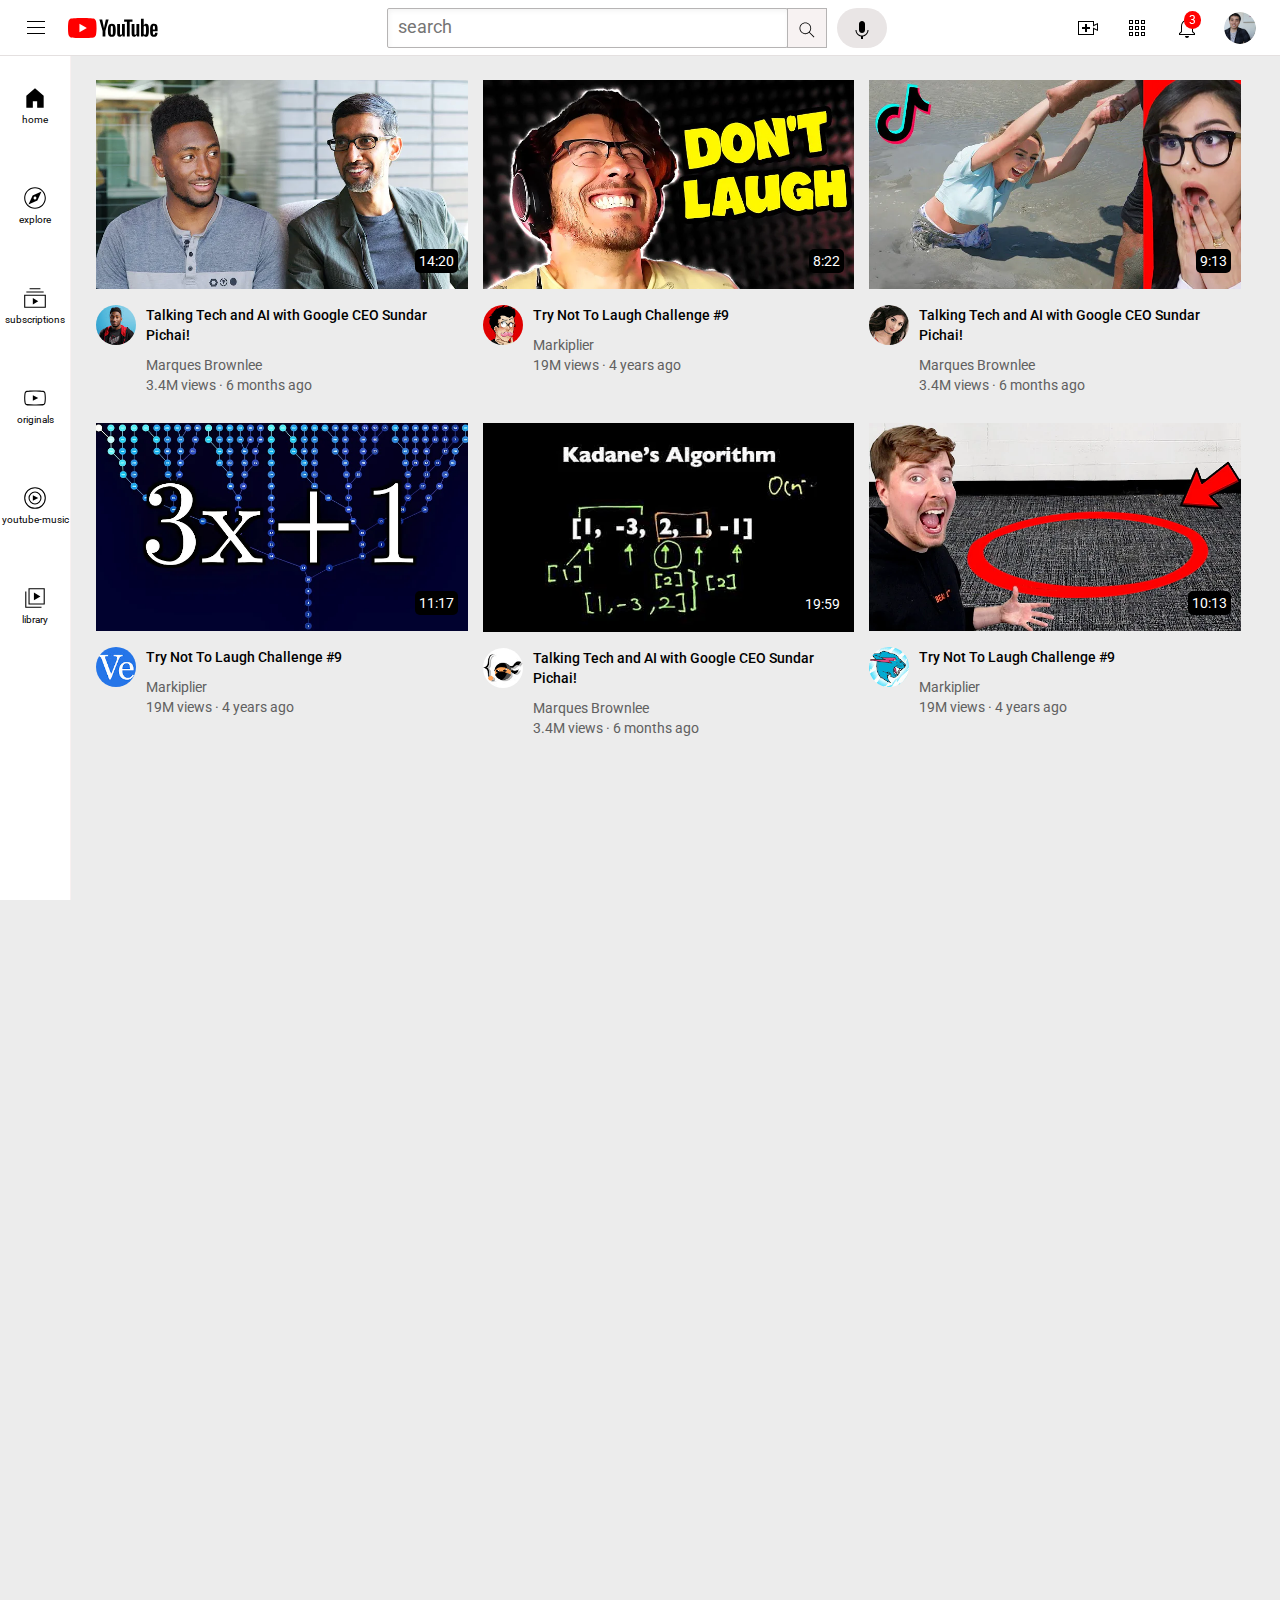
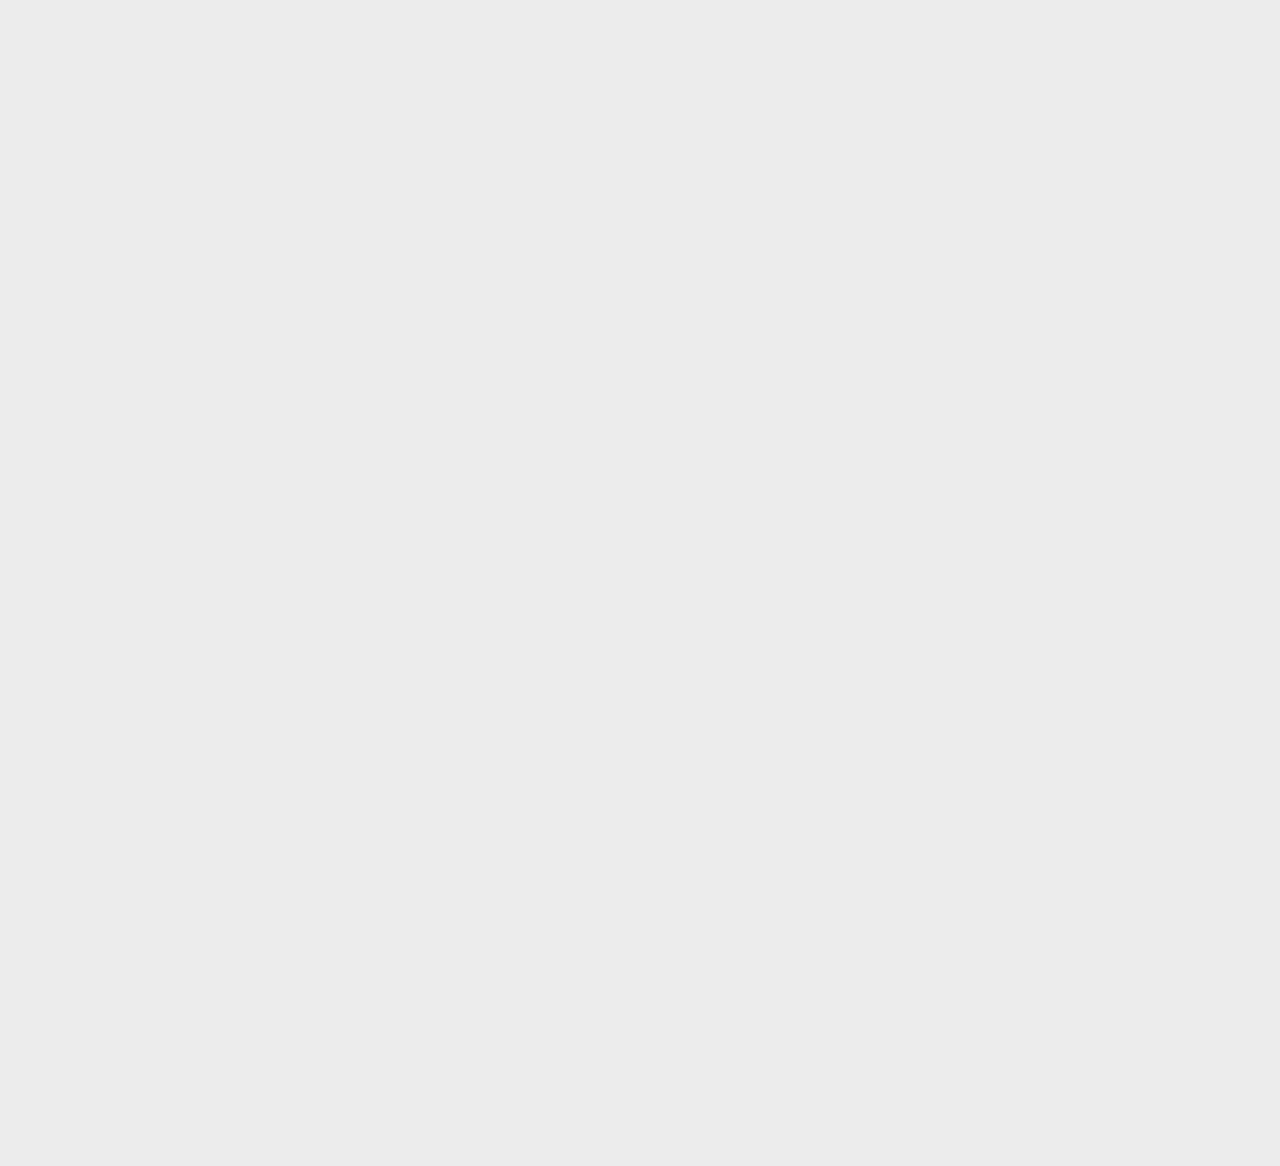
<file: index.html>
<!DOCTYPE html>
<html>
    <head>
        <title>
            new project
        </title>
        <link rel="preconnect" href="https://fonts.googleapis.com">
<link rel="preconnect" href="https://fonts.gstatic.com" crossorigin>
<link href="https://fonts.googleapis.com/css2?family=Roboto:wght@400;500;700&display=swap" rel="stylesheet">
       
    
     <link rel="stylesheet" href="styles/general.css">
     <link rel="stylesheet" href="styles/header.css">
     <link rel="stylesheet" href="styles/video.css"> 
     <link rel="stylesheet" href="styles/sidebar.css">     
   
        <head>
        <body>
            <div class="header">
               
                <div class="left-section"> 
                    <img  class="humburger-menu" src="icons/hamburger-menu.svg">
                    <img class="youtube-logo"  src="icons/youtube-logo.svg">
                </div>
                <div class="middle-section">
                    <input class="search-bar" type="text" placeholder="search">
                    <button class="search-button"> 
                    <img  class="search-icon" src="icons/search.svg">
                    <div class="tooltip"> search </div>
                </button>
                    <button class="voice-search-button"> 
                        <img  class="voice-search-icon"  src="icons/voice-search-icon.svg">
                        <div class="tooltip"> search with your voice </div>
                    </button> 
                </div>
                <div class="right-section"> 
                    <div class="upload-icon-content">  
                    <img class="upload-icon" src="icons/upload.svg">
                    <div class="tooltip"> create</div>
                   </div>
                   <div class="youtube-apps-content">
                    <img class="youtube-apps-icon" src="icons/youtube-apps.svg">
                    <div class="tooltip"> youtube-apps </div>
                </div>
                    <div class="notifications-icon-container">
                        <img   class="notifications-icon" src="icons/notifications.svg">
                        <div class="notifications-count">
                            3
                        </div>
                        <div class="tooltip"> notifications </div>
                    </div>
                    
                    <img class="current-user-pictuer" src="icons/my-channel.jpeg" >
                </div>
            </div>
            <div class="sidebar"> 
                <div class="sidebar-link">
                    <img src="icons/home.svg">
                    <div> home </div>
                </div>
                <div class="sidebar-link">
                    <img src="icons/explore.svg">
                    <div> explore</div>
                </div>
                <div class="sidebar-link">
                    <img src="icons/subscriptions.svg">
                    <div>subscriptions</div>
                </div>
                <div class="sidebar-link">
                    <img src="icons/originals.svg">
                    <div> originals </div>
                </div>
                <div class="sidebar-link">
                    <img src="icons/youtube-music.svg">
                    <div>youtube-music</div>
                </div>
                <div class="sidebar-link">
                    <img src="icons/library.svg">
                    <div>library</div>
                </div>
                
            </div>
           
            <div class="video-grid"> 
                 <div class="video-preview">
                <div class="thumbnail-row">
                    <img  class="thumbnail" src="channal-pictuers/thumbnail-1.webp">
                    <div class="video-time">14:20</div>
                </div>
                <div class="video-info-grid">
                    <div class="channal-pictuer">
                        <img class="profile-pictuer" src="channal-pictuers/channel-1.jpeg">
                        
                    </div>
                    <div class="video-info">
                        <p class="video-title">Talking Tech and AI with Google CEO Sundar Pichai!</p>
                        <p class="video-auther"> Marques Brownlee</p>
                        <p class="video-stats"> 3.4M views &#183; 6 months ago</p>  
                    </div>
                  
                    
                </div>
                
            </div>
    
    
            <div class="video-preview">
                <div class="thumbnail-row">
                    <img  class="thumbnail" src="channal-pictuers/thumbnail-2.webp">
                    <div class="video-time">8:22</div>
                </div>
                <div class="video-info-grid">
                    <div class="channal-pictuer">
                        <img class="profile-pictuer" src="channal-pictuers/channel-2.jpeg">
                       
                    </div>
                    <div class="video-info">
                        <p class="video-title">Try Not To Laugh Challenge #9</p>
                        <p class="video-auther"> Markiplier   </p>
                        <p class="video-stats">19M views &#183;  4 years ago </p>  
                    </div>
                  
                    
                </div>
                
            </div>
    
    
            <div class="video-preview">
                <div class="thumbnail-row">
                    <img  class="thumbnail" src="channal-pictuers/thumbnail-3.webp">
                    <div class="video-time">9:13</div>
                </div>
                <div class="video-info-grid">
                    <div class="channal-pictuer">
                        <img class="profile-pictuer" src="channal-pictuers/channel-3.jpeg">
                      
                    </div>
                    <div class="video-info">
                        <p class="video-title">Talking Tech and AI with Google CEO Sundar Pichai!</p>
                        <p class="video-auther"> Marques Brownlee</p>
                        <p class="video-stats"> 3.4M views &#183; 6 months ago</p>  
                    </div>
                  
                    
                </div>
                
            </div>
    
    
            <div class="video-preview">
                <div class="thumbnail-row">
                    <img  class="thumbnail" src="channal-pictuers/thumbnail-4.webp">
                    <div class="video-time">11:17</div>
                </div>
                <div class="video-info-grid">
                    <div class="channal-pictuer">
                        <img class="profile-pictuer" src="channal-pictuers/channel-4.jpeg">
                        
                    </div>
                    <div class="video-info">
                        <p class="video-title">Try Not To Laugh Challenge #9</p>
                        <p class="video-auther"> Markiplier   </p>
                        <p class="video-stats">19M views &#183;  4 years ago </p>  
                    </div>
                  
                    
                </div>
                
            </div>
    
            <div class="video-preview">
                <div class="thumbnail-row">
                    <img  class="thumbnail" src="channal-pictuers/thumbnail-5.webp" >
                    <div class="video-time">19:59</div>
                </div>
                <div class="video-info-grid">
                    <div class="channal-pictuer">
                        <img class="profile-pictuer" src="channal-pictuers/channel-5.jpeg">
                    </div>
                    <div class="video-info">
                        <p class="video-title">Talking Tech and AI with Google CEO Sundar Pichai!</p>
                        <p class="video-auther"> Marques Brownlee</p>
                        <p class="video-stats"> 3.4M views &#183; 6 months ago</p>  
                    </div>
                  
                    
                </div>
                
            </div>
    
    
            <div class="video-preview">
                <div class="thumbnail-row">
                    <img  class="thumbnail" src="channal-pictuers/thumbnail-6.webp">
                    <div class="video-time">10:13</div>
                </div>
                <div class="video-info-grid">
                    <div class="channal-pictuer">
                        <img class="profile-pictuer" src="channal-pictuers/channel-6.jpeg">
                    </div>
                    <div class="video-info">
                        <p class="video-title">Try Not To Laugh Challenge #9</p>
                        <p class="video-auther"> Markiplier   </p>
                        <p class="video-stats">19M views &#183;  4 years ago </p>  
                    </div>
                  
                    
                </div>
                
            </div></div>
       

        </body>

    
</html>
</file>
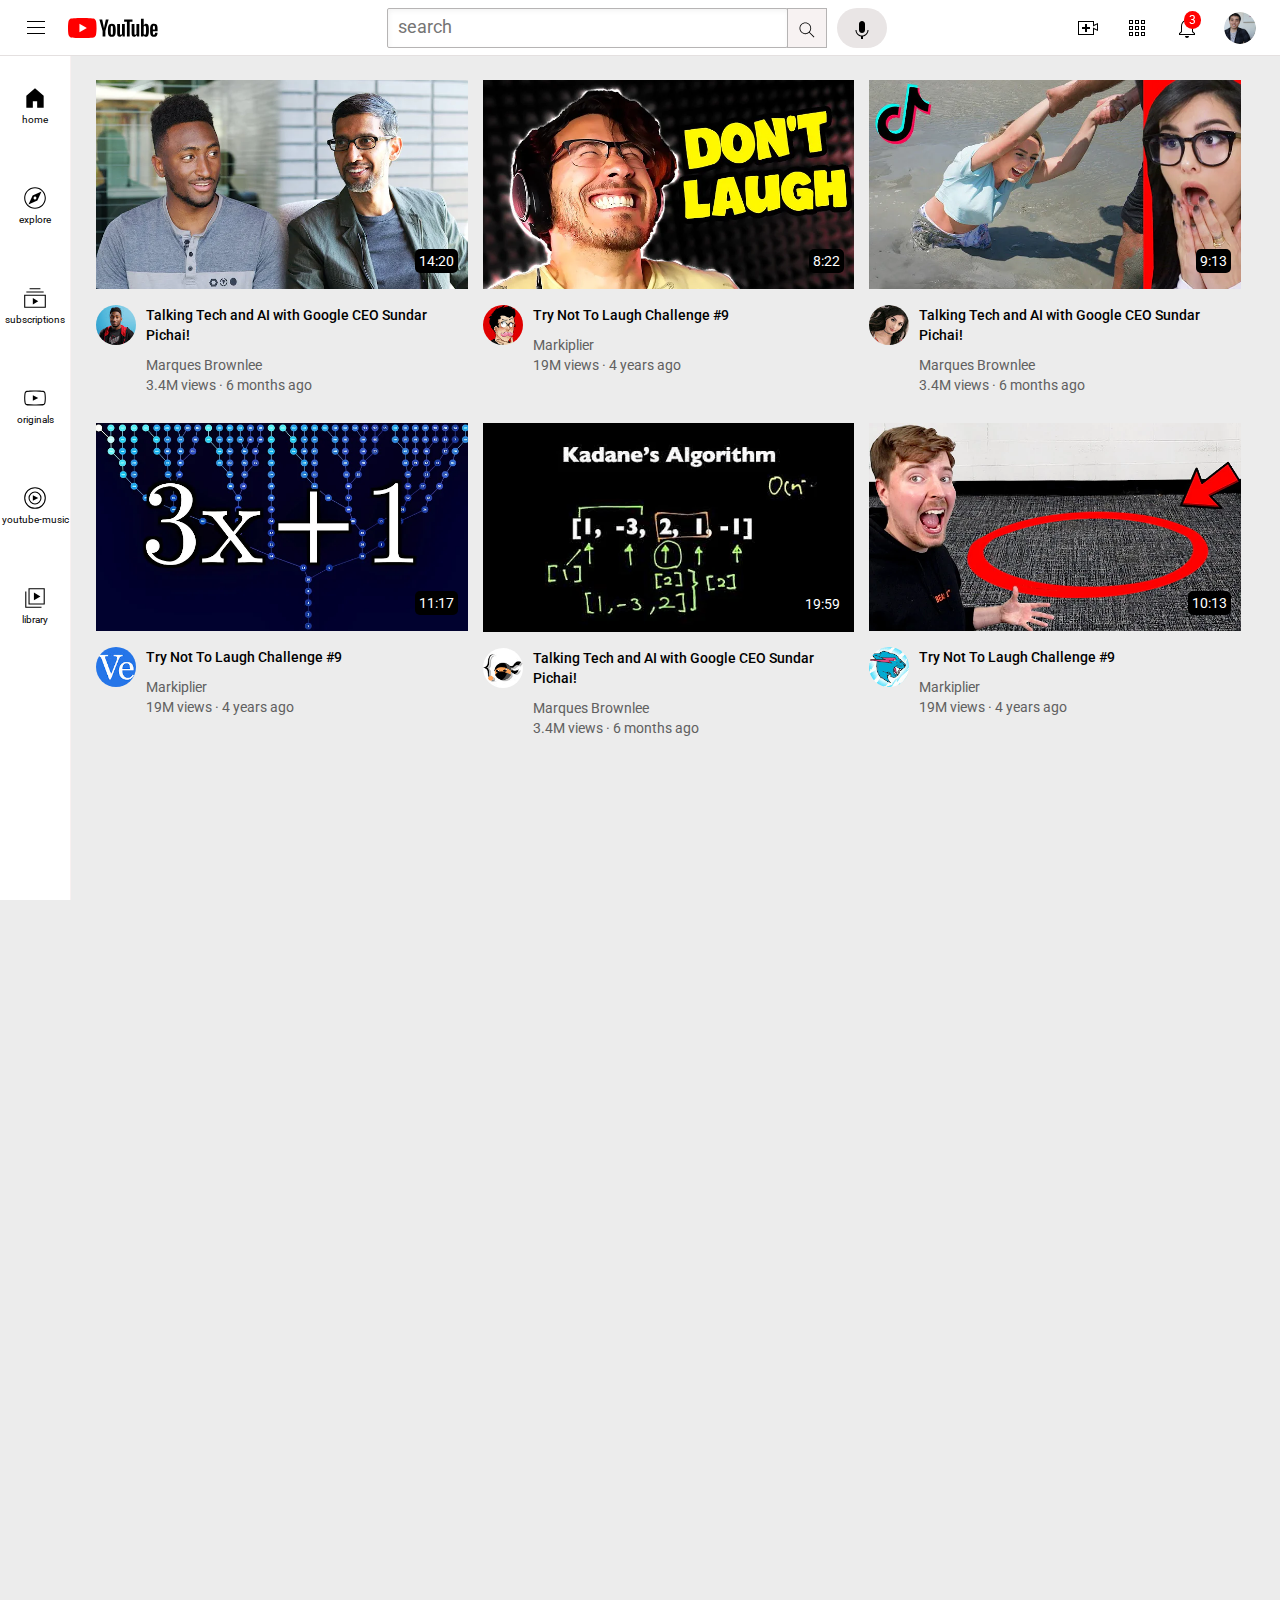
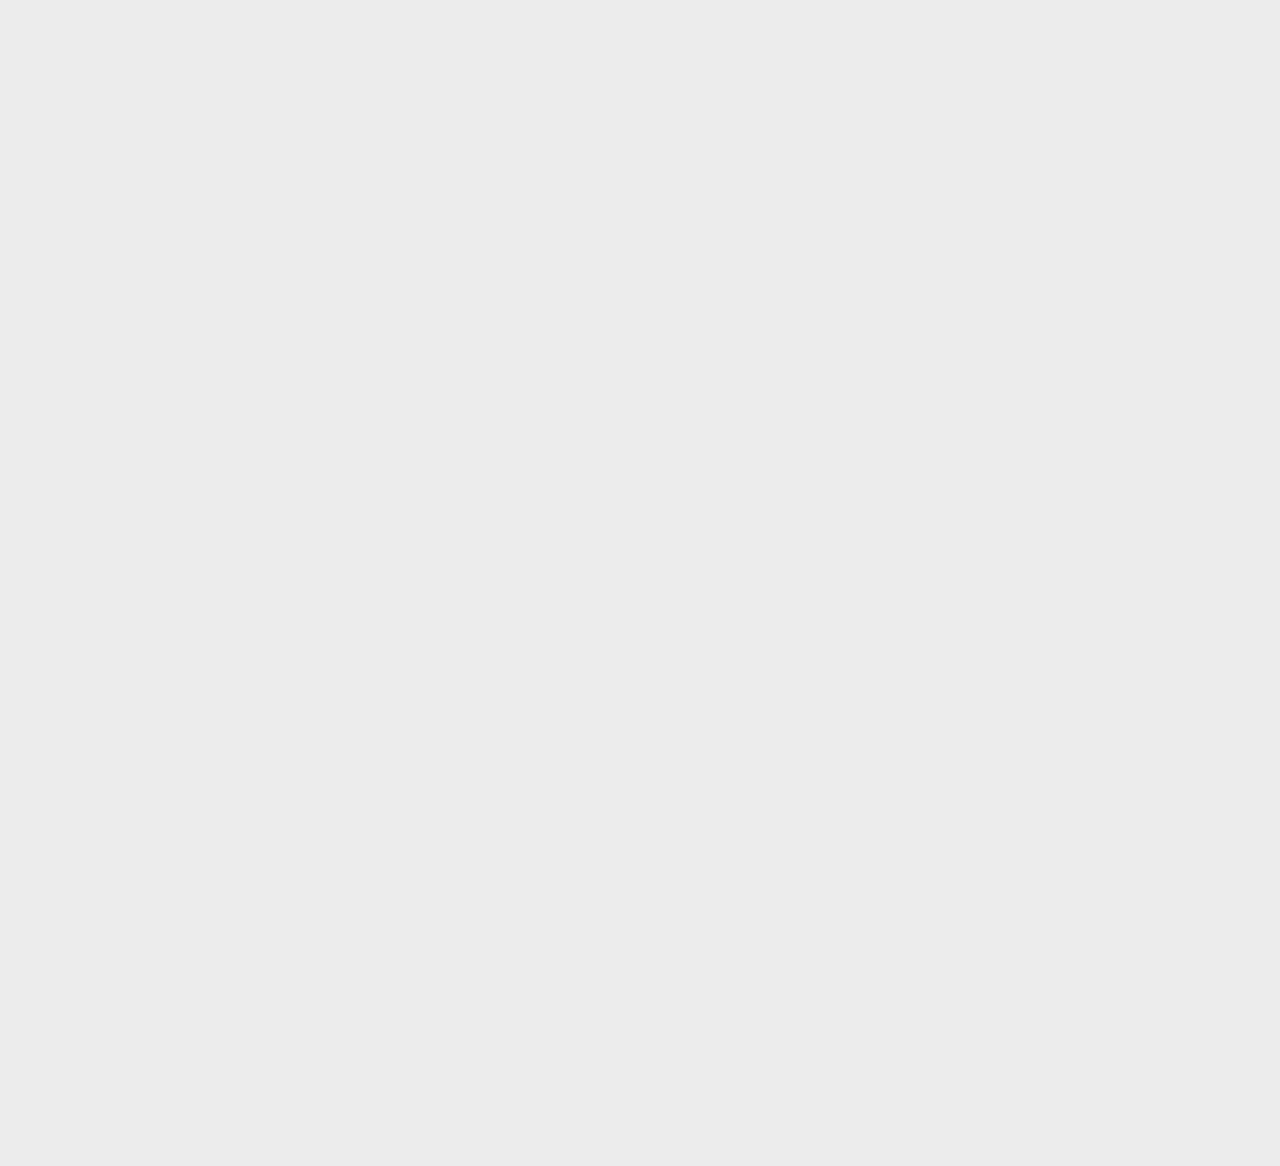
<file: youtube.html>
<!DOCTYPE html>
<html>
    <head>
        <title>
            new project
        </title>
        <link rel="preconnect" href="https://fonts.googleapis.com">
<link rel="preconnect" href="https://fonts.gstatic.com" crossorigin>
<link href="https://fonts.googleapis.com/css2?family=Roboto:wght@400;500;700&display=swap" rel="stylesheet">
       
    
     <link rel="stylesheet" href="styles/general.css">
     <link rel="stylesheet" href="styles/header.css">
     <link rel="stylesheet" href="styles/video.css"> 
     <link rel="stylesheet" href="styles/sidebar.css">     
   
        <head>
        <body>
            <div class="header">
               
                <div class="left-section"> 
                    <img  class="humburger-menu" src="icons/hamburger-menu.svg">
                    <img class="youtube-logo"  src="icons/youtube-logo.svg">
                </div>
                <div class="middle-section">
                    <input class="search-bar" type="text" placeholder="search">
                    <button class="search-button"> 
                    <img  class="search-icon" src="icons/search.svg">
                    <div class="tooltip"> search </div>
                </button>
                    <button class="voice-search-button"> 
                        <img  class="voice-search-icon"  src="icons/voice-search-icon.svg">
                        <div class="tooltip"> search with your voice </div>
                    </button> 
                </div>
                <div class="right-section"> 
                    <div class="upload-icon-content">  
                    <img class="upload-icon" src="icons/upload.svg">
                    <div class="tooltip"> create</div>
                   </div>
                   <div class="youtube-apps-content">
                    <img class="youtube-apps-icon" src="icons/youtube-apps.svg">
                    <div class="tooltip"> youtube-apps </div>
                </div>
                    <div class="notifications-icon-container">
                        <img   class="notifications-icon" src="icons/notifications.svg">
                        <div class="notifications-count">
                            3
                        </div>
                        <div class="tooltip"> notifications </div>
                    </div>
                    
                    <img class="current-user-pictuer" src="icons/my-channel.jpeg" >
                </div>
            </div>
            <div class="sidebar"> 
                <div class="sidebar-link">
                    <img src="icons/home.svg">
                    <div> home </div>
                </div>
                <div class="sidebar-link">
                    <img src="icons/explore.svg">
                    <div> explore</div>
                </div>
                <div class="sidebar-link">
                    <img src="icons/subscriptions.svg">
                    <div>subscriptions</div>
                </div>
                <div class="sidebar-link">
                    <img src="icons/originals.svg">
                    <div> originals </div>
                </div>
                <div class="sidebar-link">
                    <img src="icons/youtube-music.svg">
                    <div>youtube-music</div>
                </div>
                <div class="sidebar-link">
                    <img src="icons/library.svg">
                    <div>library</div>
                </div>
                
            </div>
           
            <div class="video-grid"> 
                 <div class="video-preview">
                <div class="thumbnail-row">
                    <img  class="thumbnail" src="channal-pictuers/thumbnail-1.webp">
                    <div class="video-time">14:20</div>
                </div>
                <div class="video-info-grid">
                    <div class="channal-pictuer">
                        <img class="profile-pictuer" src="channal-pictuers/channel-1.jpeg">
                        
                    </div>
                    <div class="video-info">
                        <p class="video-title">Talking Tech and AI with Google CEO Sundar Pichai!</p>
                        <p class="video-auther"> Marques Brownlee</p>
                        <p class="video-stats"> 3.4M views &#183; 6 months ago</p>  
                    </div>
                  
                    
                </div>
                
            </div>
    
    
            <div class="video-preview">
                <div class="thumbnail-row">
                    <img  class="thumbnail" src="channal-pictuers/thumbnail-2.webp">
                    <div class="video-time">8:22</div>
                </div>
                <div class="video-info-grid">
                    <div class="channal-pictuer">
                        <img class="profile-pictuer" src="channal-pictuers/channel-2.jpeg">
                       
                    </div>
                    <div class="video-info">
                        <p class="video-title">Try Not To Laugh Challenge #9</p>
                        <p class="video-auther"> Markiplier   </p>
                        <p class="video-stats">19M views &#183;  4 years ago </p>  
                    </div>
                  
                    
                </div>
                
            </div>
    
    
            <div class="video-preview">
                <div class="thumbnail-row">
                    <img  class="thumbnail" src="channal-pictuers/thumbnail-3.webp">
                    <div class="video-time">9:13</div>
                </div>
                <div class="video-info-grid">
                    <div class="channal-pictuer">
                        <img class="profile-pictuer" src="channal-pictuers/channel-3.jpeg">
                      
                    </div>
                    <div class="video-info">
                        <p class="video-title">Talking Tech and AI with Google CEO Sundar Pichai!</p>
                        <p class="video-auther"> Marques Brownlee</p>
                        <p class="video-stats"> 3.4M views &#183; 6 months ago</p>  
                    </div>
                  
                    
                </div>
                
            </div>
    
    
            <div class="video-preview">
                <div class="thumbnail-row">
                    <img  class="thumbnail" src="channal-pictuers/thumbnail-4.webp">
                    <div class="video-time">11:17</div>
                </div>
                <div class="video-info-grid">
                    <div class="channal-pictuer">
                        <img class="profile-pictuer" src="channal-pictuers/channel-4.jpeg">
                        
                    </div>
                    <div class="video-info">
                        <p class="video-title">Try Not To Laugh Challenge #9</p>
                        <p class="video-auther"> Markiplier   </p>
                        <p class="video-stats">19M views &#183;  4 years ago </p>  
                    </div>
                  
                    
                </div>
                
            </div>
    
            <div class="video-preview">
                <div class="thumbnail-row">
                    <img  class="thumbnail" src="channal-pictuers/thumbnail-5.webp" >
                    <div class="video-time">19:59</div>
                </div>
                <div class="video-info-grid">
                    <div class="channal-pictuer">
                        <img class="profile-pictuer" src="channal-pictuers/channel-5.jpeg">
                    </div>
                    <div class="video-info">
                        <p class="video-title">Talking Tech and AI with Google CEO Sundar Pichai!</p>
                        <p class="video-auther"> Marques Brownlee</p>
                        <p class="video-stats"> 3.4M views &#183; 6 months ago</p>  
                    </div>
                  
                    
                </div>
                
            </div>
    
    
            <div class="video-preview">
                <div class="thumbnail-row">
                    <img  class="thumbnail" src="channal-pictuers/thumbnail-6.webp">
                    <div class="video-time">10:13</div>
                </div>
                <div class="video-info-grid">
                    <div class="channal-pictuer">
                        <img class="profile-pictuer" src="channal-pictuers/channel-6.jpeg">
                    </div>
                    <div class="video-info">
                        <p class="video-title">Try Not To Laugh Challenge #9</p>
                        <p class="video-auther"> Markiplier   </p>
                        <p class="video-stats">19M views &#183;  4 years ago </p>  
                    </div>
                  
                    
                </div>
                
            </div></div>
       

        </body>

    
</html>
</file>
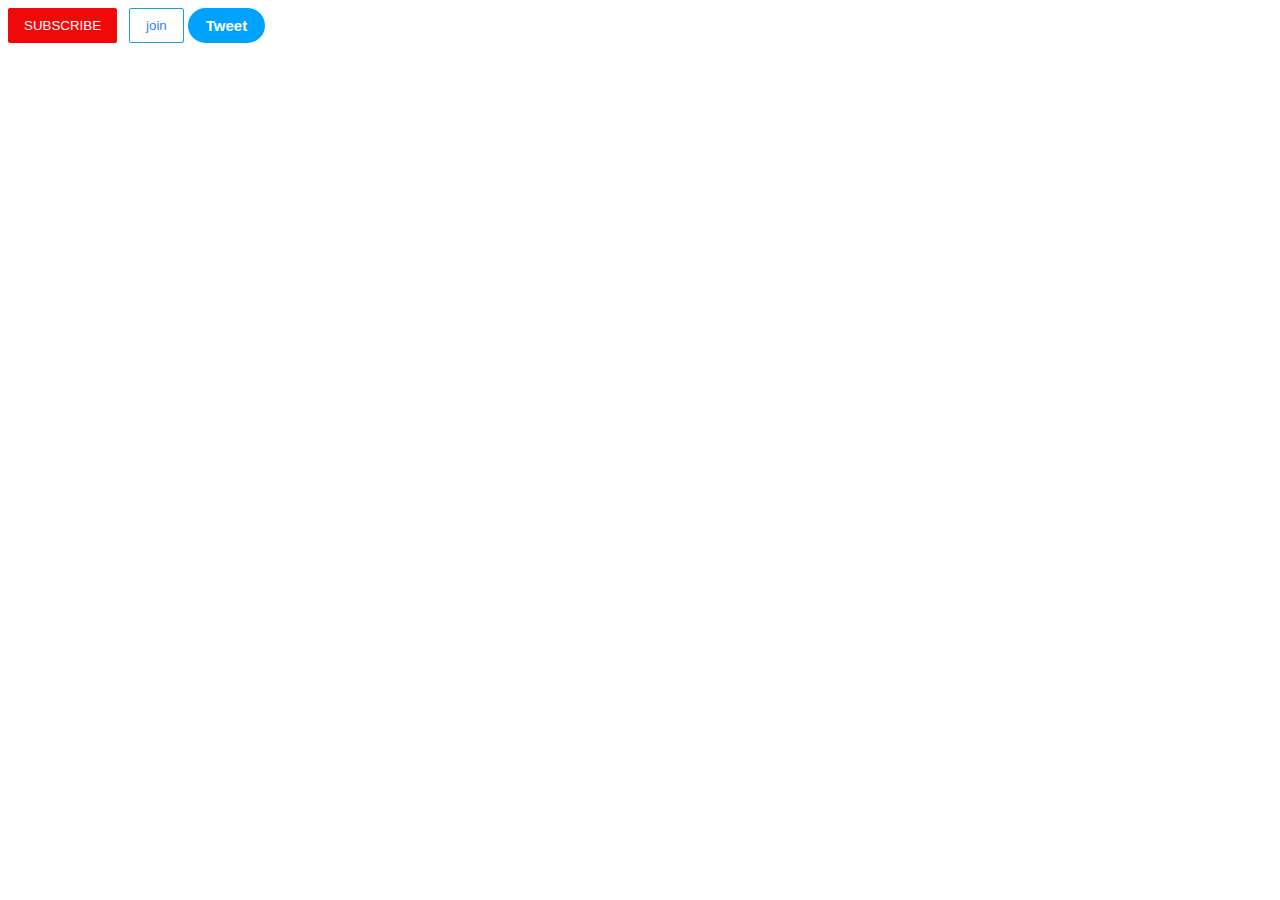
<file: intro-to-html/button.html>
<!DOCTYPE html>
<html>
    <head>
        <title>
            buttone practice
        </title>
       
<link rel="stylesheet" href="styles/button.css">
</head>
<body>
<button class="SUBSCRIBE-button">
    SUBSCRIBE 
    </button>
    <button class="join-button">
        join 
            </button>
<button class="Tweet-button">
     Tweet
    </button>
   
</body>
 </html>
</file>
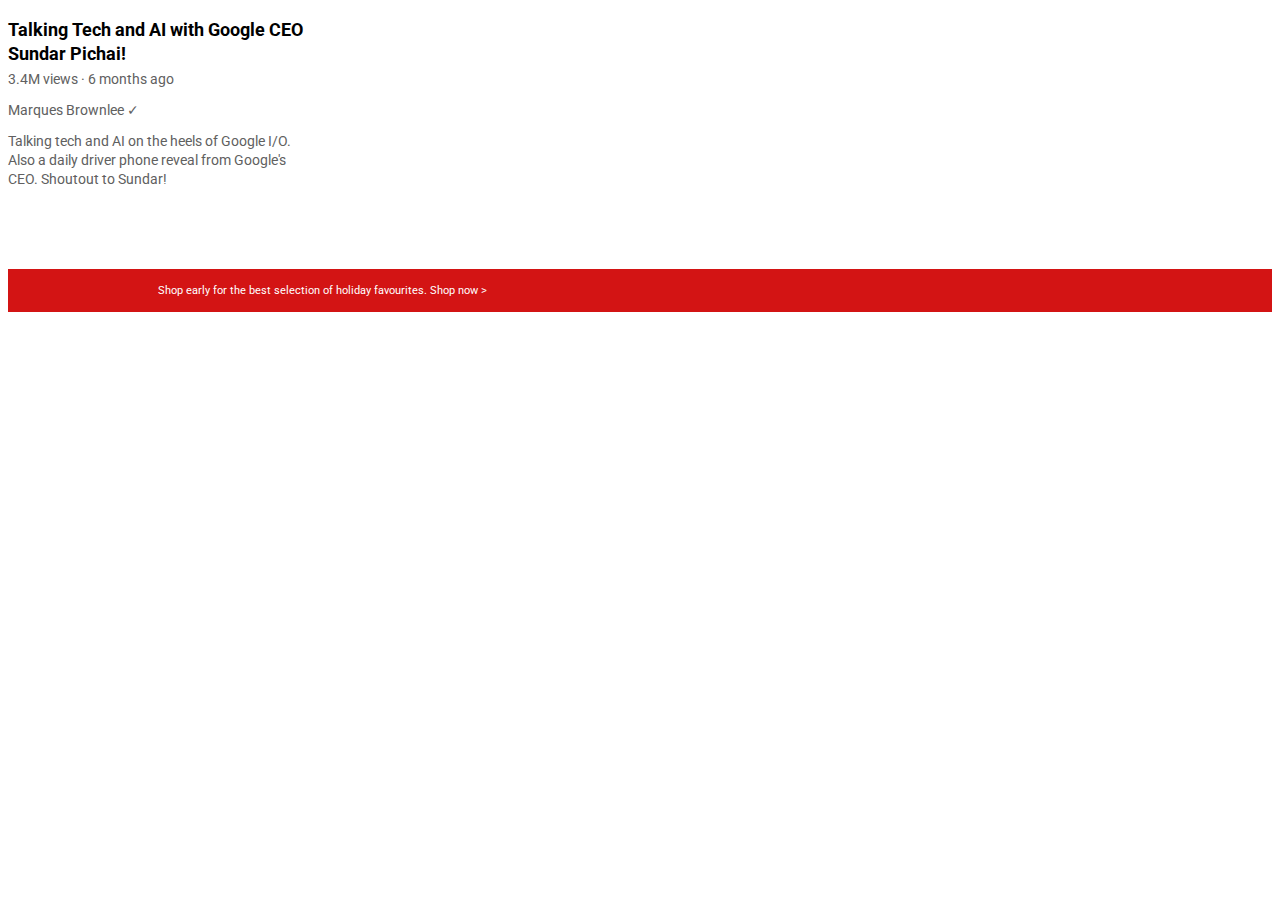
<file: intro-to-html/text.html>
<!DOCTYPE html>
<html>
    <head>
        <title>
            text practice
        </title>
       <link rel="stylesheet" href="styles/text.css"
       <link rel="preconnect" href="https://fonts.googleapis.com">
       <link rel="preconnect" href="https://fonts.gstatic.com" crossorigin>
       <link href="https://fonts.googleapis.com/css2?family=Roboto:ital@1&display=swap" rel="stylesheet"> 
    </head>
    <body>

<p class="video-title">
    Talking Tech and AI with Google CEO Sundar Pichai!

</p>
<p class="video-state"> 
    3.4M views &#183; 6 months ago
</p>
<p class="video-author">
    Marques Brownlee &#10003;
</p>
<p class="video-describtion">
    Talking tech and AI on the heels of Google I/O. Also a daily driver
     phone reveal from Google's CEO. Shoutout to Sundar!
</p>
<p class="apple-text">
    Shop early for the best selection of holiday
     favourites.<span class="span-example"> Shop now &#x3E;</span>
</p>


</body>
</html>
</file>
<file: styles/general.css>
p{
    font-family:Roboto,Arial;
    margin-top: 0px;
    margin-bottom: 0px;
}
body{
    margin: 0px;
    padding-top: 80px;
    padding-left: 96px;
    padding-right: 24px;
    padding-bottom: 2000px;
    background-color: rgb(236, 236, 236);;
}
</file>
<file: styles/header.css>
.header{
    height: 55px;
    display: flex;
flex-direction: row;
justify-content: space-between;
 position: fixed;
 top: 0px;
 right: 0px;
 left: 0px;
 background-color: white;
 border-bottom-width: 1px;
 border-bottom-style: solid;
 border-bottom-color: rgb(228, 224, 224);
 z-index: 100;
}
.left-section{
   
   
    display: flex;
    flex-direction: row;
    align-items: center;

}
.middle-section{
   
    flex: 1;
    margin-left: 70px;
    margin-right: 30px;
    max-width: 500px;
    display: flex;
    box-shadow: inset;
    align-items: center;
}
.search-bar{
   
    height: 36px;
    flex:1;
    padding-left: 10px;
    font-size: 16px;
    border-width: 1px;
    border-color: rgb(182, 180, 180);
    border-style: solid;
    border-radius: 2px;
    box-shadow: inset 1px 2px 5px rgb(0, 0, 0,0.05);

   
}
.search-bar::placeholder {
    font-family: roboto,arial;
    font-size: 18px;
  
}
.search-button{
    height: 40px;
    width: 40px;
    background-color:rgb(247, 242, 242);
    border-width: 1px;
    border-style: solid;
    border-color:rgb(182, 180, 180);
    margin-left: -1px;
    margin-right: 10px;
  
}
.search-button ,
.voice-search-button ,
.upload-icon-content ,
.youtube-apps-content,
.notifications-icon-container
{
    position: relative;
    display: flex;
    justify-content: center;
    align-items: center;
}



.search-button .tooltip ,
.voice-search-button .tooltip ,
 .upload-icon-content .tooltip ,
 .youtube-apps-content .tooltip ,
 .notifications-icon-container .tooltip
{
    position: absolute;
    background-color: grey;
    font-size: roboto,arial;
    font-size: 12px;
   padding-top: 4px;
padding-bottom: 4px;
padding-right: 8px;
padding-left: 8px;
color: white;

bottom: -30px;
border-radius: 3px;
opacity: 0;
transition:  opacity 0.15s;
pointer-events: none;
white-space: nowrap;


}
.search-button:hover .tooltip ,
.voice-search-button:hover .tooltip ,
.upload-icon-content:hover .tooltip ,
.youtube-apps-content:hover .tooltip ,
.notifications-icon-container:hover .tooltip
{ 
 opacity: 1;  
}

.search-icon{
    width: 20px;
    margin-top: 4px;
}
.voice-search-button{
height: 40px;
width: 50px;
border-radius: 20px;
border: none;
background-color: rgb(233, 229, 229);
}
.voice-search-icon{
    height: 24px;
    margin-top: 4px;
   
}
.right-section{

   flex-shrink: 0px;
    width: 180px;
    display: flex;
    flex-direction: row;
    align-items: center;
    justify-content: space-between;
    margin-right: 24px;
}
.humburger-menu{
    height: 24px;
    margin-left: 24px;
    margin-right: 20px;
}
.youtube-logo{
    height: 20px;
}
.upload-icon{
    height: 24px;
}
.youtube-apps-icon{
    height: 24px;
}
.notifications-icon{
    height: 24px;
  
}
.notifications-icon-container{
position: relative;
}
.notifications-count{
    position: absolute;
    top: -5px;
    right: -2px;
    background-color: red;
    border-radius:60px;
    color:white;
    font-family: roboto,arial;
    font-size: 12px;
    padding-top: 2px;
    padding-bottom: 2px;
    padding-left: 5px;
    padding-right: 5px;

}
.current-user-pictuer{
    height: 32px;
    border-radius: 16px;
}
</file>
<file: styles/video.css>
.thumbnail{
    width: 100%;
   
}
.thumbnail2{
width: 100%;

}
.video-title{
margin-top: 0px;
font-size: 14PX;
font-weight: 500;
line-height:20px;
margin-bottom: 12px;
}



.video-preview{
   
    margin-right: 15px;

}
.video-info-grid{
    display: grid;
    grid-template-columns: 50px 1fr;}

.profile-pictuer{
    width: 40px;
    border-radius: 50px;
}
.thumbnail-row{
    margin-bottom: 12px;
    position: relative;
}
.video-time{
    background-color: black;
    color: white;
    font-family: roboto,arial;
    font-size: 14px;
   position: absolute;
  bottom: 20px;
  right: 10px;
  font-weight: 400;
  border-radius: 5px;
  padding: 4px;
}
.video-auther{
    font-size: 14px;
    color: rgb(96, 96, 96);
    margin-bottom: 4px;
}
.video-stats{
    font-size: 14px;
    color: rgb(96, 96, 96) ;
    margin-bottom: 30px;
}
.video-grid{
     display: grid;
     grid-template-columns: 1fr 1fr 1fr;
    
}
@media( max-width:750px){
    .video-grid{
        grid-template-columns: 1fr 1fr ;
    }   
}
@media( min-width:750px) and ( max-width: 999px){
    .video-grid{
        grid-template-columns: 1fr 1fr 1fr ;
    }   
}
</file>
<file: styles/sidebar.css>
.sidebar{
    position: fixed;
    top: 55px;
    left: 0px;
    bottom: 0px;
    width: 70px;
    border-right-width: 1px;
    border-right-style:solid ;
    border-right-color:rgb(248, 240, 240);
    background-color: white;


}
.sidebar-link{
    
  height:100px;
  display: flex;
  justify-content: center;
  align-items: center;
  flex-direction: column;
}
.sidebar-link:hover{
    background-color: lightgrey;
}
.sidebar-link img {
    height: 26px;
    margin-bottom: 3px;
}
.sidebar-link div{
font-family: roboto,arial;
font-size: 10px;
}
</file>
<file: intro-to-html/styles/button.css>
.SUBSCRIBE-button {
    background-color: rgb(240, 9, 9);
    color: white;
    border: none; 
    border-radius: 2px;
    cursor: pointer;
    margin-right: 8px;
    transition: opacity 0.15s;
    padding-top: 10px;
    padding-bottom: 10px;
    padding-left: 16px;
    padding-right: 16px;
    vertical-align: top;
}
.SUBSCRIBE-button:hover{
    opacity: 0.7;
}
.SUBSCRIBE-button:active{
    opacity: 0.4;
}
.join-button{
    background-color: white;
    color:rgb(51, 133, 240) ;
    border-color:rgb(26, 158, 211) ;
    border-radius: 2px;
    border-width: 1px;
    cursor: pointer;
    border-style: solid;
    transition: background-color 1s,color 1s;
    padding-top: 9px;
    padding-bottom: 9px;
    padding-left: 16px;
    padding-right: 16px;
    vertical-align: top;
    
}
.join-button:hover{
    background-color: rgb(51, 133, 240);
    color: white;
    transition: background-color 1s,color 1s;
    
}
.join-button:active{
    opacity:0.5 ;
}

.Tweet-button{
    background-color: rgb(0, 162, 255);
    color: white;
    border-style: solid;
    border-color: rgb(0, 162, 255) ;
    border-radius: 20px;
    cursor: pointer;
    font-weight: bold;
    font-size: 15px;
    padding-top: 7px;
    padding-bottom: 7px;
    padding-left: 16px;
    padding-right: 16px;
    vertical-align: top;
    

}
.Tweet-button:hover{
box-shadow:5px 5px 10px rgba(122, 118, 118, 0.3);
transition: box-shadow 1s;
}
</file>
